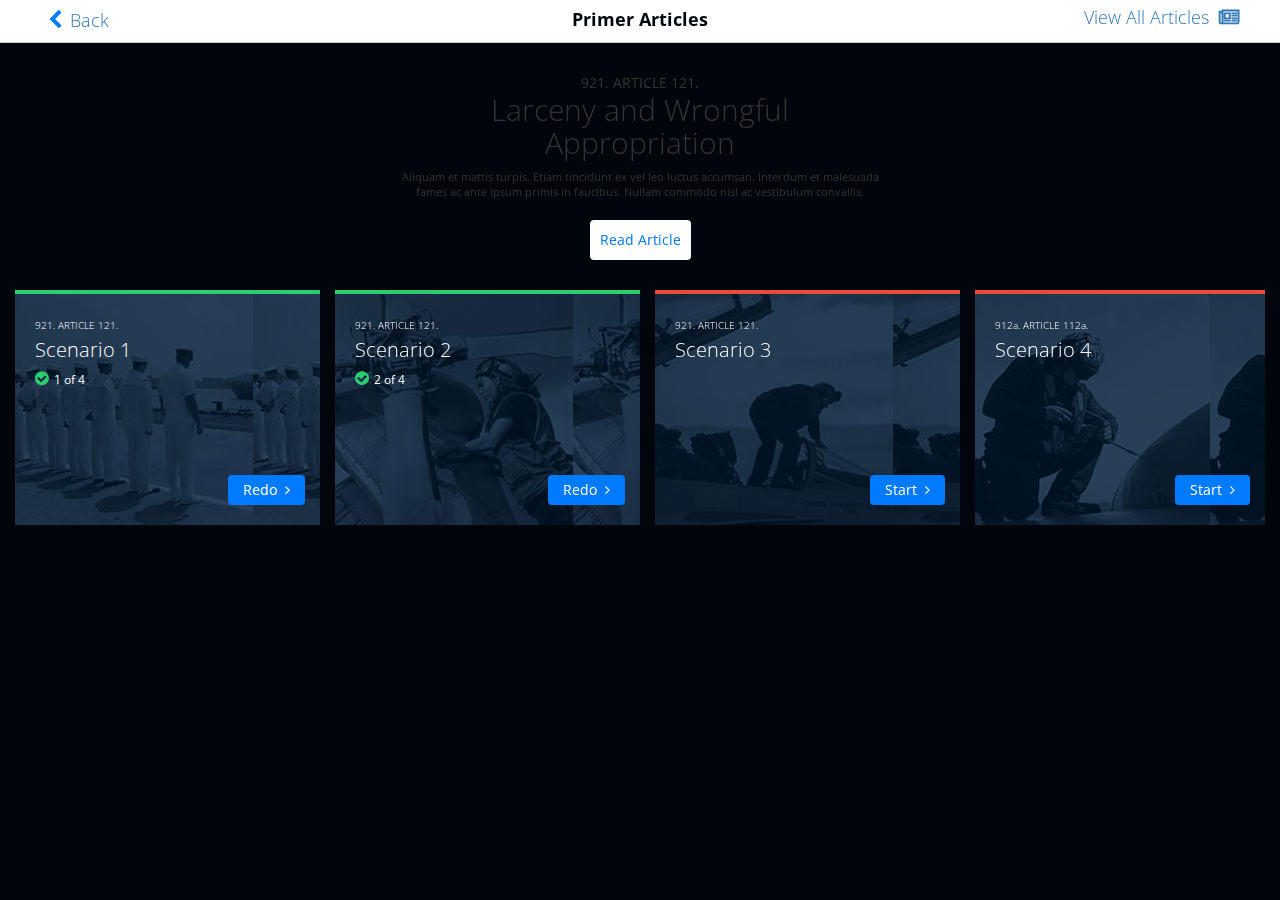
<file: larceny.html>
<!DOCTYPE html>
<html lang="en">
<head>
  <title>UCMJ</title>
  <meta charset="utf-8">
  <!--Meta Tag-->
  <meta name="viewport" content="initial-scale=1.0,user-scalable=no,maximum-scale=1">
  <meta name="apple-mobile-web-app-capable" content="yes">
  <meta name="HandheldFriendly" content="True">
  <meta name="apple-mobile-web-app-status-bar-style" content="black">
  <!--Meta Tag-->

  <script type="text/javascript" src="js/jquery.js"></script>

  <!--Bootstrap-->
  <link rel="stylesheet" href="css/bootstrap.css" />
  <script type="text/javascript" src="js/bootstrap.js"></script>
  <!--Bootstrap-->

  <!--CSS-->
  <link rel="stylesheet" type="text/css" media="all" href="css/main.css" />
  <script type="text/javascript" src="js/webslidemenu.js"></script>
  <!--CSS-->

  <!-- Typography-->
  <link href="css/font-awesome.css" rel="stylesheet"/>
  <link href='https://fonts.googleapis.com/css?family=Open+Sans:400italic,600italic,700,600,400,300,300italic,700italic' rel='stylesheet' type='text/css'/>
  <!-- Typography-->

</head>
<body>
  <div class="wsmenucontainer clearfix">
    <div class="overlapblackbg"></div>

    <div class="container-fluid header">
      <div class="wrapper clearfix">
        <div class="row">
         <div class="col-md-4 view"><p class="exit"><a href="index.html"><i class="fa fa-chevron-left" aria-hidden="true"></i>Back</a></p></div>
         <div class="col-md-4"><h3 class="title">Primer Articles</h3></div> 
         <div class="col-md-4 view"><h3 Class="view"><a href="#">View All Articles<i class="fa fa-newspaper-o" aria-hidden="true"></i></a></h3></div>
       </div>  

     </div>


   </div><!--end of header-->

   <div class="container-fluid larceny-banner">
    <div class="row">
      <div class="banner">
        <span>921. Article 121.</span>
        <h2>Larceny and Wrongful Appropriation</h2>
        <p>Aliquam et mattis turpis. Etiam tincidunt ex vel leo luctus accumsan. Interdum et malesuada fames ac ante ipsum primis in faucibus. Nullam commodo nisl ac vestibulum convallis.</p>
        <a href="#" class="btn btn-primary">Read Article</a>
      </div>
    </div>
  </div>

  <div class="container-fluid">
    <div class="row" id="grid">
      <div class="col-md-3 tile-hover grid">
        <a href="scenario-01.html">
          <div class="larcenyA green">
           <div class="tile-content">
            <span>921. ARTICLE 121. </span>
            <h2>Scenario 1</h2>
            <p><i class="fa fa-check-circle" aria-hidden="true"></i>1 of 4</p>
          </div>
          <div class="status">
            <button type="button" class="btn btn-default redo">Redo<i class="fa fa-angle-right" aria-hidden="true"></i></button>
          </div>
        </div>
      </a>
    </div>
    <div class="col-md-3 tile-hover grid">
      <a href="scenario-01.html">
        <div class="larcenyB green">
          <div class="tile-content">
            <span>921. ARTICLE 121. </span>
            <h2>Scenario 2</h2>
            <p><i class="fa fa-check-circle" aria-hidden="true"></i>2 of 4</p>
          </div>
          <div class="status">
            <button type="button" class="btn btn-default redo">Redo<i class="fa fa-angle-right" aria-hidden="true"></i></button>
          </div>
        </div>
      </a>
    </div>

    <div class="col-md-3 tile-hover grid">
      <a href="scenario-01.html">
        <div class="larcenyC red">
          <div class="tile-content">
            <span>921. ARTICLE 121.</span>
            <h2>Scenario 3</h2>
          </div>
          <div class="status">
            <button type="button" class="btn btn-default redo">Start<i class="fa fa-angle-right" aria-hidden="true"></i></button>
          </div>
        </div>
      </a>
    </div>

    <div class="col-md-3 tile-hover grid">
      <a href="scenario-01.html">
        <div class="larcenyD red">
          <div class="tile-content">
            <span>912a. ARTICLE 112a.</span>
            <h2>Scenario 4</h2>
          </div>
          <div class="status">
            <button type="button" class="btn btn-default redo">Start<i class="fa fa-angle-right" aria-hidden="true"></i></button>
          </div>
        </div>
      </a>
    </div>  
  </div>
</div>



</div>

<!-- NOTE MODAL ONE -->
<div id="primer" class="modal fade" role="dialog">
  <div class="modal-dialog">

    <!-- Modal content-->
    <div class="modal-content">
      <div class="modal-header modal-bkgd">
        <h1>UCMJ Primer Articles</h1>
        <button type="button" class="close" data-dismiss="modal">&times;</button>
      </div>
      <div class="modal-body">
        <div class="modal-article">
          <span>886. ARTICLE 86.</span>
          <h2>Absence Without Leave</h2>
          <p>Any member of the armed forces who, without authority:</p>
          <ol class="primer-articles">
            <li>Fails to go to his appointed place of duty at the time prescribed;</li>
            <li>Goes from that place; or999</li>
            <li>Absents himself or remains absent from his unit, organization, or place of duty at which he is required to be at the time prescribed; shall be punished as a court-martial may direct.</ol>
            </ol>
          </div>

          <div class="modal-article">
            <span>892. ARTICLE 92.</span>
            <h2>Failure to Obey Order or Regulation</h2>
            <p>Any person subject to this chapter who:</p>
            <ol class="primer-articles">
              <li>Violates or fails to obey any lawful general order or regulation;</li>
              <li>Having knowledge of any other lawful order issued by any member of the armed forces, which it is his    duty to obey, fails to obey the order; or</li>
              <li>Is derelict in the performance of his duties; shall be punished as a court-martial may dire</ol>
              </ol>
            </div>
          </div>
        </div>
      </div>
    </div><!-- NOTE END MODAL ONE -->
  </div>
</body>
</html>
</file>
<file: css/main.css>
/*
TRAINEE Bootstrap Sass Theme
Author: Terrell Summers
Version 0.0.1
*/
/* BASE- Base styles, variables, mixins, etc*/
/* BASE */
body {
  background-color: #00060b;
  font-family: "Open Sans", Arial, sans-serif; }

.wrapper {
  max-width: 1200px;
  margin: 0 auto;
  padding: 0px;
  min-width: 320px;
  position: relative; }

.nopadding {
  padding: 0 !important;
  margin: 0 !important; }

/* MODULES- Individual Site Components*/
.btn {
  padding: 6px 24px; }

.btn-default {
  color: #ffffff;
  background-color: #007aff;
  border: none;
  border-radius: 4px; }

.btn-primary {
  background-color: #ffffff;
  color: #007aff;
  border: none;
  padding: 10px; }

.btn-primary:hover {
  background-color: #007aff;
  color: #ffffff; }

.btn-link {
  background-color: #50565b;
  color: #ffffff;
  text-decoration: none; }

.btn-link:hover {
  background-color: #cacccd;
  color: #ffffff;
  text-decoration: none; }

.btn-success {
  color: #ffffff;
  background-color: #007aff;
  border-radius: 0px;
  text-decoration: none;
  border-color: #007aff; }

.btn-success:hover {
  background-color: #007aff;
  color: #ffffff;
  text-decoration: none; }

.redo {
  float: right;
  display: block;
  margin: 15px;
  padding: 5px 15px; }

.grid {
  padding-right: 0; }

.btn-screen-nav {
  position: absolute;
  height: 100%;
  border-radius: 0;
  width: 140px; }

.back {
  left: 0;
  top: 0; }

.continue {
  right: 0;
  top: 0; }

.btn-top {
  margin-top: 8px;
  height: 30px;
  display: inline-block;
  line-height: 30px;
  font-family: 'Open Sans',sans-serif; }
  .btn-top .fa {
    line-height: 30px;
    vertical-align: middle; }

/*Splash*/
.splash {
  background: url(../img/splash.jpg) no-repeat center center fixed;
  background-size: cover; }
  .splash h1 {
    font-size: 40px;
    color: #ffffff;
    font-weight: 600;
    line-height: 120%;
    padding: 20px;
    margin: 0; }
  .splash h3 {
    font-size: 24px;
    color: #ffffff;
    font-weight: lighter;
    padding: 15px; }

#splash-title {
  margin: 150px auto;
  text-align: center;
  width: 500px;
  position: relative;
  top: 50%; }

hr {
  border: solid #ffffff;
  border-width: 1px 0 0;
  clear: both;
  height: 0;
  width: 15%;
  margin: 0 auto; }

#splash-title a {
  text-decoration: none;
  padding: 20px 40px;
  font-size: 18px; }

/*UCMJ Drawer*/
#draw-header {
  background-color: #1b2631;
  padding: 15px;
  color: #ffffff;
  display: block;
  clear: both;
  min-height: 70px;
  position: relative; }
  #draw-header img {
    float: left;
    margin-right: 12px; }
  #draw-header h5 {
    font-size: 16px;
    float: left; }

.drawer h3 {
  color: #007aff;
  padding: 15px;
  margin: 0; }

.drawer i {
  background-color: rgba(202, 204, 205, 0.4);
  color: #00060b;
  padding: 8px 15px;
  display: block; }

.wsmenu > .wsmenu-list > li > span {
  font-size: 10px; }

/*Tiles*/
#grid > .grid:last-child {
  padding-right: 15px; }

.tile, .ucmj, .absence, .failure, .false, .drunken, .wrong, .rape, .larceny, .assault {
  background-repeat: no-repeat;
  background-size: cover;
  background-position: center center;
  min-height: 200px;
  display: block;
  color: #ffffff;
  margin-bottom: 30px; }

.tile-hover a {
  text-decoration: none; }

.tile-content {
  padding: 20px;
  min-height: 166px; }
  .tile-content h2 {
    font-size: 20px;
    font-weight: lighter;
    margin-top: 5px; }
  .tile-content h3 {
    margin-top: 5px;
    font-size: 18px; }
  .tile-content span {
    font-weight: lighter;
    font-size: 10px; }
  .tile-content p {
    font-size: 12px; }

.status {
  display: inline-block;
  margin: 0;
  width: 100%; }
  .status p {
    font-size: 10px;
    text-transform: uppercase;
    padding: 0 20px; }

.ucmj {
  background: url(../img/all-articles.jpg); }

.primer {
  position: relative;
  top: 45px;
  margin: 0 auto; }

.absence {
  background: url(../img/absence-article.jpg); }

.failure {
  background: url(../img/failure-article.jpg); }

.false {
  background: url(../img/false-article.jpg); }

.drunken {
  background: url(../img/drunken-article.jpg); }

.wrong {
  background: url(../img/wrongful-article.jpg); }

.rape {
  background: url(../img/rape-article.jpg); }

.larceny {
  background: url(../img/larceny-article.jpg); }

.assault {
  background: url(../img/assault-article.jpg); }

#articles-progress-filter [data-progress="all"] {
  border-top: 4px solid #bfbfbf; }

.green, .progress-complete > a > div, #articles-progress-filter [data-progress="complete"] {
  border-top: 4px solid #2dcc70; }

.red, .progress-new > a > div, #articles-progress-filter [data-progress="new"] {
  border-top: 4px solid #e74c3c; }

.yellow, .progress-underway > a > div, #articles-progress-filter [data-progress="underway"] {
  border-top: 4px solid #f5be27; }

/*  read article modal */
#primer .close {
  position: absolute;
  right: 20px;
  top: 20px; }

#primer .modal-content {
  border: 0; }

#primer .modal-dialog {
  width: 900px; }
  #primer .modal-dialog .modal-body {
    height: 590px;
    padding: 0;
    background: #eee; }
    #primer .modal-dialog .modal-body > * {
      float: left; }
    #primer .modal-dialog .modal-body .primer-nav {
      width: 300px; }
      #primer .modal-dialog .modal-body .primer-nav li a {
        display: block;
        padding: 16px 20px;
        border-bottom: 1px solid #fff; }
    #primer .modal-dialog .modal-body .primer-articles {
      background: white;
      width: 600px;
      height: 590px;
      overflow: auto; }
      #primer .modal-dialog .modal-body .primer-articles div[id] {
        padding-top: 30px;
        padding-bottom: 20px; }

#primer span {
  margin-top: 30px;
  color: #007aff; }

#primer h3 {
  margin-top: 0;
  margin-bottom: 10px; }

#primer h1 {
  margin: 0;
  line-height: 68px; }

#primer .indent.indent-1 {
  margin-left: 30px; }

#primer .indent.indent-2 {
  margin-left: 60px; }

/* SEARCH */
.search-wrapper {
  position: relative; }
  .search-wrapper #search-box {
    height: 44px;
    padding-left: 8px; }
  .search-wrapper .search-clear {
    position: absolute;
    display: block;
    right: 0;
    top: 0;
    bottom: 0;
    width: 32px;
    /* height: 30px; */
    background: #007aff;
    border-radius: 0 2px 2px 0;
    color: white;
    text-align: center;
    line-height: 44px;
    font-size: 30px; }

/*SCENARIO TILES*/
.scenario-tile, .larcenyA, .larcenyB, .larcenyC, .larcenyD {
  background-repeat: no-repeat;
  background-size: cover;
  background-position: center center;
  min-height: 232px;
  display: block;
  color: #ffffff;
  margin-bottom: 30px; }

.larcenyA {
  background: url(../img/larceny-thumb1.jpg); }

.larcenyB {
  background: url(../img/larceny-thumb2.jpg); }

.larcenyC {
  background: url(../img/larceny-thumb3.jpg); }

.larcenyD {
  background: url(../img/larceny-thumb4.jpg); }

/*SCENARIOS*/
.scenario {
  padding: 0; }

img#scenario-screen-image {
  width: 1024px;
  height: 661px; }

.bar {
  position: fixed;
  bottom: 0;
  padding: 0;
  background: #ffffff;
  height: 65px; }

.box {
  background-color: #00060b;
  min-height: 130px;
  opacity: 0.9;
  width: 100%;
  position: absolute;
  bottom: 0px; }
  .box h4 {
    color: #ffffff;
    padding: 25px; }

.article p {
  font-size: 12px;
  color: #00060b;
  text-align: center;
  padding: 10px 0;
  margin: 0; }

.progress {
  height: 5px;
  width: 660px;
  margin: 0 auto;
  float: none; }

.progress-bar {
  float: none;
  -webkit-transition: .3s ease-out width;
  transition: .3s ease-out width; }

#articles-library {
  padding-top: 144px; }

#article, #scenario {
  padding-top: 40px; }

/*BACKGROUNDS*/
.banner {
  text-align: center;
  display: block;
  max-width: 485px;
  margin: 30px auto; }
  .banner h2 {
    font-weight: lighter;
    margin-top: 0; }
  .banner p {
    font-size: 11px;
    margin-bottom: 20px; }
  .banner span {
    text-transform: uppercase;
    margin: 0; }

.background, #article-banner {
  height: 240px;
  width: 100%;
  text-align: center;
  color: #ffffff;
  font-weight: lighter; }

#article-banner {
  background-repeat: no-repeat;
  margin-bottom: 20px; }

#testModal, #responseModal {
  text-align: center; }
  #testModal .modal-header .close, #responseModal .modal-header .close {
    position: absolute;
    right: 10px;
    top: -40px; }
  #testModal .modal-dialog, #responseModal .modal-dialog {
    margin-top: 60px;
    width: 350px; }
  #testModal .modal-content, #responseModal .modal-content {
    border-radius: 6px; }
  #testModal .modal-subtitle, #responseModal .modal-subtitle {
    display: inline-block;
    text-align: center;
    padding: 8px 12px;
    border-radius: 100%;
    background-color: green;
    color: white;
    font-size: 12px;
    border-radius: 30px;
    text-transform: uppercase; }
    #testModal .modal-subtitle.incorrect, #responseModal .modal-subtitle.incorrect {
      background-color: red; }
  #testModal .btn, #responseModal .btn {
    border-radius: 0;
    padding: 16px;
    white-space: normal; }
  #testModal .btn-primary, #responseModal .btn-primary {
    color: white;
    background-color: #007aff; }
  #testModal .btn-secondary, #responseModal .btn-secondary {
    color: #717171;
    background-color: #dcdcdc; }
  #testModal .btn-test-tryagain, #responseModal .btn-test-tryagain {
    display: block; }
  #testModal .btn-test-toarticle, #responseModal .btn-test-toarticle {
    display: none; }
  #testModal.modal-correct .btn-test-tryagain, #responseModal.modal-correct .btn-test-tryagain {
    display: none; }
  #testModal.modal-correct .btn-test-toarticle, #responseModal.modal-correct .btn-test-toarticle {
    display: block; }

/*
WEBSLIDE 2016
 */
ul, ol {
  margin-top: 0px;
  margin-right: 0px;
  margin-left: 0px;
  margin-bottom: 0px;
  box-sizing: border-box;
  padding: 0px;
  list-style: none; }

li {
  margin: 0px;
  padding: 0px; }

textarea {
  min-height: 60px;
  font-family: Arial, Helvetica, sans-serif;
  font-size: 12px;
  padding: 5px 0px 5px 0px; }

input[type="text"], input[type="password"], input[type="email"], textarea, select {
  padding: 2px 2px;
  outline: none;
  display: block;
  background: #fff;
  text-indent: 4px;
  color: #2c2c2c;
  border: solid 1px #b9b9b9;
  border-radius: 2px; }

input[type="text"]:focus, input[type="password"]:focus, input[type="email"]:focus, textarea:focus {
  box-shadow: 0 0 3px rgba(0, 0, 0, 0.2); }

.button, input[type="submit"], input[type="reset"], input[type="button"] {
  cursor: pointer;
  padding: 0; }

button::-moz-focus-inner, input::-moz-focus-inner {
  border: 0;
  padding: 0; }

img, object, embed, video {
  border: 0 none;
  max-width: 100%; }

a:focus {
  outline: none !important; }

.wsmenu-list > li:hover > a {
  text-decoration: none; }

.hometext {
  display: inline-block !important; }

.megacollink {
  width: 96% !important;
  margin: 0% 2% !important; }

.megacolimage {
  width: 90% !important;
  margin: 0% 5% !important; }

.typographylinks {
  width: 98% !important;
  margin: 0% 1% !important; }

.typographydiv {
  width: 86% !important;
  margin: 0% 7% !important; }

.mainmapdiv {
  width: 90% !important;
  margin: 0% 5% !important; }

.wsmenu-submenu .fa {
  margin-right: 7px; }

.overlapblackbg {
  left: 0;
  z-index: 100;
  width: 100%;
  height: 100%;
  position: fixed;
  top: 0;
  display: none;
  background-color: rgba(0, 0, 0, 0.45);
  cursor: pointer; }

.overlapblackbg.menuopen {
  display: block; }

/* Default Theme */
.wsmenu-submenu > li:hover > a {
  color: #007aff; }

.wsmenu > .wsmenu-list > li > a.active {
  color: #007aff; }

.wsmenu > .wsmenu-list > li > a:hover {
  color: #007aff; }

.wsmenu-list li:hover .wsmenu-submenu {
  display: none; }

.wsmenu-list li:hover .wsmenu-submenu .wsmenu-submenu-sub {
  display: none; }

.wsmenu-list .wsmenu-submenu .wsmenu-submenu-sub li:hover .wsmenu-submenu-sub-sub {
  display: none;
  list-style: none;
  padding: 2px;
  border: solid 1px #eeeeee;
  background-color: #fff; }

.wsmenu-list li:first-child a {
  border-radius: 0px 0px 0px 0px; }

.wsmenu-list li:last-child a {
  border-radius: 0px 0px 0px 0px;
  border-right: 0px solid; }

.innerpnd {
  padding: 0px !important; }

.typography-text {
  padding: 10px 0px; }

/*Form for desktop */
.halfdiv {
  width: 35%;
  right: 0px !important;
  left: auto; }

.menu_form {
  width: 100%;
  display: block; }

.menu_form input[type="text"] {
  width: 100%;
  border: 1px solid #e2e2e2;
  border-radius: 4px;
  color: #000;
  font-size: 13px;
  padding: 8px 5px;
  margin-bottom: 8px; }

.menu_form textarea {
  width: 100%;
  border: 1px solid #e2e2e2;
  border-radius: 5px;
  color: #000;
  font-size: 13px;
  padding: 8px 5px;
  margin-bottom: 8px;
  min-height: 122px; }

.menu_form input[type="submit"] {
  width: 25%;
  display: block;
  height: 28px;
  float: right;
  border: solid 1px #ccc;
  margin-right: 15px;
  border-radius: 2px; }

.menu_form input[type="button"] {
  width: 25%;
  display: block;
  height: 28px;
  float: right;
  border: solid 1px #ccc;
  border-radius: 2px; }

.wsoffcanvasopener .wsmenu {
  overflow-y: auto;
  left: 0px;
  -webkit-transition: all 0.4s ease-in-out;
  transition: all 0.4s ease-in-out; }

.wsmenucontainer.wsoffcanvasopener {
  display: block;
  margin-left: 240px; }

.wsmobileheader {
  display: block !important;
  position: relative;
  top: 0;
  right: 0;
  left: 0;
  -webkit-transition: all 0.4s ease-in-out;
  transition: all 0.4s ease-in-out; }

.wsmenu-list > li:hover > a {
  text-decoration: none; }

.hometext {
  display: inline-block !important; }

.megacollink {
  width: 96% !important;
  margin: 0% 2% !important; }

.megacolimage {
  width: 90% !important;
  margin: 0% 5% !important; }

.typographylinks {
  width: 98% !important;
  margin: 0% 1% !important; }

.typographydiv {
  width: 86% !important;
  margin: 0% 7% !important; }

.mainmapdiv {
  width: 90% !important;
  margin: 0% 5% !important; }

.overlapblackbg {
  left: 0;
  z-index: 1;
  width: 100%;
  height: 100%;
  position: fixed;
  top: 0;
  display: none;
  background-color: rgba(0, 0, 0, 0.45);
  cursor: pointer; }

.wsoffcanvasopener .overlapblackbg {
  display: block !important; }

/* Default Theme */
.wsmenu-submenu > li:hover > a {
  color: #007aff; }

.wsmenu > .wsmenu-list > li > a.active {
  color: #007aff; }

.wsmenu > .wsmenu-list > li > a:hover {
  color: #007aff; }

.wsmenu-list li:hover .wsmenu-submenu {
  display: none; }

.wsmenu-list li:hover .wsmenu-submenu .wsmenu-submenu-sub {
  display: none; }

.wsmenu-list .wsmenu-submenu .wsmenu-submenu-sub li:hover .wsmenu-submenu-sub-sub {
  display: none;
  list-style: none;
  padding: 2px;
  border: solid 1px #eeeeee;
  background-color: #fff; }

.wsmenu-list li:first-child a {
  border-radius: 0px 0px 0px 0px; }

.wsmenu-list li:last-child a {
  border-radius: 0px 0px 0px 0px;
  border-right: 0px solid; }

.innerpnd {
  padding: 0px !important; }

.typography-text {
  padding: 10px 0px; }

.wsmenucontainer {
  overflow: hidden;
  -webkit-backface-visibility: hidden;
  -moz-backface-visibility: hidden;
  -ms-backface-visibility: hidden;
  min-height: 800px;
  -webkit-transition: all 0.4s ease-in-out;
  transition: all 0.4s ease-in-out; }

/* Mobile click to drop arrow */
.wsmenu-click {
  height: 43px;
  position: absolute;
  top: 0;
  right: 0;
  display: block;
  cursor: pointer;
  width: 100%; }

.wsmenu-click i {
  display: block;
  height: 23px;
  width: 25px;
  margin-top: 11px;
  margin-right: 8px;
  background-size: 25px;
  font-size: 21px;
  color: rgba(0, 0, 0, 0.25);
  float: right;
  text-align: center; }

.wsmenu-click02 {
  height: 43px;
  position: absolute;
  top: 0;
  right: 0;
  display: block;
  cursor: pointer;
  width: 100%; }

.wsmenu-click02 i {
  display: block;
  height: 23px;
  width: 25px;
  margin-top: 11px;
  margin-right: 8px;
  background-size: 25px;
  font-size: 21px;
  color: rgba(0, 0, 0, 0.25);
  float: right;
  text-align: center; }

.ws-activearrow > i {
  -webkit-transform: rotate(180deg);
          transform: rotate(180deg); }

.wsmenu-rotate {
  -webkit-transform: rotate(180deg);
  transform: rotate(180deg); }

/*2nd UL Style*/
.wsmenu-submenu-sub {
  width: 100% !important;
  position: static !important;
  left: 100% !important;
  top: 0 !important;
  display: none;
  margin: 0px !important;
  padding: 0px !important;
  border: solid 0px !important;
  -webkit-transform: none !important;
          transform: none !important;
  opacity: 1 !important;
  visibility: visible !important; }

.wsmenu-submenu-sub li {
  margin: 0px 0px 0px 0px !important;
  padding: 0px;
  position: relative; }

.wsmenu-submenu-sub a {
  display: block;
  padding: 10px 25px 10px 25px;
  border-bottom: solid 1px #ccc;
  font-weight: normal; }

.wsmenu-submenu-sub li a.active {
  color: #000 !important; }

.wsmenu-submenu-sub li:hover > a {
  background-color: #333333 !important;
  color: #fff; }

.wsmenu-list > li > a .fa {
  margin-right: 6px; }

.wsmenu-submenu-sub-sub {
  width: 100% !important;
  position: static !important;
  left: 100% !important;
  top: 0 !important;
  display: none;
  margin: 0px !important;
  padding: 0px !important;
  border: solid 0px !important;
  -webkit-transform: none !important;
          transform: none !important;
  opacity: 1 !important;
  visibility: visible !important; }

.wsmenu-submenu-sub-sub li {
  margin: 0px 0px 0px 0px !important; }

.wsmenu-submenu-sub-sub a {
  display: block;
  color: #000;
  padding: 10px 25px;
  background: #000 !important;
  border-bottom: solid 1px #ccc;
  font-weight: normal; }

.wsmenu-submenu-sub-sub li a.active {
  color: #000 !important; }

.wsmenu-submenu-sub-sub li:hover > a {
  background-color: #606060 !important;
  color: #fff; }

.wsmenu {
  position: relative; }

.wsmenu .wsmenu-list {
  height: 100%;
  display: block !important; }

.wsmenu .wsmenu-list > li {
  width: 240px;
  display: block;
  float: none;
  border-right: none;
  background-color: transparent;
  position: relative;
  white-space: inherit;
  padding: 15px;
  border-bottom: 1px solid #cacccd; }

.wsmenu > .wsmenu-list > li > a {
  font-size: 14px;
  text-align: left;
  border-right: solid 0px;
  background-color: transparent;
  color: #007aff;
  line-height: 20px;
  border-bottom-color: rgba(0, 0, 0, 0.13);
  position: static;
  display: block; }

.wsmenu > .wsmenu-list > li > a > .fa {
  font-size: 16px;
  color: #bfbfbf; }

.wsmenu .wsmenu-list li a .arrow:after {
  display: none !important; }

.wsmenu .wsmenu-list li ul li a .fa.fa-caret-right {
  font-size: 12px !important;
  color: #8E8E8E; }

.mobile-sub .wsmenu-submenu {
  -webkit-transform: none !important;
          transform: none !important;
  opacity: 1 !important;
  display: none;
  position: relative !important;
  top: 0px;
  background-color: #fff;
  border: solid 1px #ccc;
  padding: 0px;
  visibility: visible !important; }

.mobile-sub .wsmenu-submenu li {
  position: relative; }

.mobile-sub .wsmenu-submenu li a {
  line-height: 20px;
  height: 36px;
  background-color: #e7e7e7 !important;
  font-size: 13px !important;
  padding: 8px 0px 8px 18px;
  color: #8E8E8E;
  display: block; }

.mobile-sub .wsmenu-submenu li a:hover {
  background-color: #e7e7e7  !important;
  color: #666666;
  text-decoration: underline; }

.mobile-sub .wsmenu-submenu li:hover > a {
  background-color: #e7e7e7 !important;
  color: #666666; }

.mobile-sub .wsmenu-submenu li .wsmenu-submenu-sub li a {
  line-height: 20px;
  height: 36px;
  background-color: #e7e7e7 !important;
  border-bottom: none;
  padding-left: 28px; }

.mobile-sub .wsmenu-submenu li .wsmenu-submenu-sub li .wsmenu-submenu-sub-sub li a {
  line-height: 20px;
  height: 36px;
  background-color: #e7e7e7 !important;
  border-bottom: none !important;
  padding-left: 38px;
  color: #8e8e8e; }

.wsmenu-list .megamenu {
  background-color: #e7e7e7;
  color: #666666;
  display: none;
  position: relative !important;
  top: 0px;
  padding: 0px;
  border: solid 0px;
  -webkit-transform: none !important;
          transform: none !important;
  opacity: 1 !important;
  visibility: visible !important; }

.wsmenu-list li:hover .megamenu {
  display: none;
  position: relative !important;
  top: 0px; }

.megamenu .title {
  color: #666666;
  font-size: 15px !important;
  padding: 10px 8px 10px 0px; }

.halfdiv .title {
  padding-left: 15px; }

.megamenu > ul {
  width: 100% !important;
  margin: 0px;
  padding: 0px;
  font-size: 13px !important; }

.megamenu > ul > li > a {
  padding: 9px 14px !important;
  line-height: normal !important;
  font-size: 13px !important;
  background-color: #e7e7e7 !important;
  color: #666666; }

.megamenu > ul > li > a:hover {
  background-color: #000000 !important; }

.ad-style {
  width: 100% !important; }

.megamenu ul li.title {
  line-height: 26px;
  color: #666666;
  margin: 0px;
  font-size: 15px;
  padding: 7px 13px !important;
  border-bottom: 1px solid #ccc;
  background-color: transparent !important; }

.halfdiv {
  width: 100%;
  display: block; }

.halfmenu {
  width: 100%;
  display: block; }

.menu_form {
  padding: 10px 10px 63px 10px;
  background-color: #e7e7e7; }

.menu_form input[type="button"] {
  width: 46%; }

.menu_form input[type="submit"] {
  width: 46%; }

.menu_form textarea {
  min-height: 100px; }

.wsmenu {
  width: 240px;
  left: -240px;
  height: 100%;
  position: fixed;
  top: 0;
  margin: 0;
  background-color: #fff;
  border-radius: 0px;
  z-index: 100;
  -webkit-transition: all 0.4s ease-in-out;
  transition: all 0.4s ease-in-out;
  border: none !important;
  background-color: #fff !important; }

/* Navigation arrow Animation */
.animated-arrow {
  position: absolute;
  left: 0;
  top: 0;
  z-index: 102;
  -webkit-transition: all 0.4s ease-in-out;
  transition: all 0.4s ease-in-out; }

.callusicon {
  color: #c9c9c9;
  font-size: 25px;
  position: absolute;
  right: 18px;
  top: 29px;
  z-index: 102;
  -webkit-transition: all 0.4s ease-in-out 0s;
  transition: all 0.4s ease-in-out 0s;
  font-size: 19px;
  -webkit-transition: all 0.4s ease-in-out;
  transition: all 0.4s ease-in-out; }

.callusicon:focus, callusicon:hover {
  color: #fff !important; }

.smallogo {
  width: 100%;
  display: block;
  text-align: center;
  padding-top: 9px;
  position: fixed;
  z-index: 101;
  width: 100%;
  height: 52px;
  background: #262626;
  background: -webkit-gradient(linear, left top, left bottom, color-stop(0%, #262626), color-stop(50%, #1c1c1c), color-stop(100%, #262626));
  background: -webkit-linear-gradient(top, #262626 0, #1c1c1c 50%, #262626 100%);
  background: linear-gradient(to bottom, #262626 0, #1c1c1c 50%, #262626 100%);
  filter: progid:DXImageTransform.Microsoft.gradient(startColorstr='#262626', endColorstr='#262626', GradientType=0);
  box-shadow: 0 1px 4px rgba(0, 0, 0, 0.5);
  -webkit-box-shadow: 0 1px 4px rgba(0, 0, 0, 0.5); }

.animated-arrow {
  cursor: pointer;
  padding: 13px 35px 16px 0px;
  margin: 7px 0 0 18px; }

.animated-arrow span, .animated-arrow span:before, .animated-arrow span:after {
  cursor: pointer;
  height: 2px;
  width: 35px;
  background: #007aff;
  position: absolute;
  display: block;
  content: ''; }

.animated-arrow span:before {
  top: -9px;
  color: #ffffff !important; }

.animated-arrow span:after {
  bottom: -9px;
  color: #ffffff !important; }

.animated-arrow span, .animated-arrow span:before, .animated-arrow span:after {
  -webkit-transition: all 500ms ease-in-out;
  transition: all 500ms ease-in-out; }

.wsoffcanvasopener .animated-arrow span {
  background-color: transparent; }

.wsoffcanvasopener .animated-arrow span:before, .animated-arrow.active span:after {
  top: 9px; }

.wsoffcanvasopener .animated-arrow span:before {
  transform: rotate(45deg);
  -moz-transform: rotate(45deg);
  -ms-transform: rotate(45deg);
  -o-transform: rotate(45deg);
  -webkit-transform: rotate(45deg);
  bottom: 0px; }

.wsoffcanvasopener .animated-arrow span:after {
  transform: rotate(-45deg);
  -moz-transform: rotate(-45deg);
  -ms-transform: rotate(-45deg);
  -o-transform: rotate(-45deg);
  -webkit-transform: rotate(-45deg); }

/*Animation None */
.wsmenu-list li > .wsmenu-submenu {
  transform: none !important;
  -webkit-transform: none !important;
  transform: none !important;
  -o-transform: none !important;
  -moz-transform: none !important;
  -webkit-transform: none !important;
  visibility: visible !important; }

.wsmenu-list li:hover > .wsmenu-submenu {
  transform: none !important;
  -webkit-transform: none !important;
  transform: none !important;
  -o-transform: none !important;
  -moz-transform: none !important;
  -webkit-transform: none !important;
  visibility: visible !important; }

.wsmenu-submenu li > .wsmenu-submenu-sub {
  transform: none !important;
  -webkit-transform: none !important;
  transform: none !important;
  -o-transform: none !important;
  -moz-transform: none !important;
  -webkit-transform: none !important;
  visibility: visible !important; }

.wsmenu-submenu li:hover > .wsmenu-submenu-sub {
  transform: none !important;
  -webkit-transform: none !important;
  transform: none !important;
  -o-transform: none !important;
  -moz-transform: none !important;
  -webkit-transform: none !important;
  visibility: visible !important;
  opacity: 1  !important; }

.wsmenu-submenu-sub li > .wsmenu-submenu-sub-sub {
  transform: none !important;
  -webkit-transform: none !important;
  transform: none !important;
  -o-transform: none !important;
  -moz-transform: none !important;
  -webkit-transform: none !important;
  visibility: visible !important;
  opacity: 1  !important; }

.wsmenu-submenu-sub li:hover > .wsmenu-submenu-sub-sub {
  transform: none !important;
  -webkit-transform: none !important;
  transform: none !important;
  -o-transform: none !important;
  -moz-transform: none !important;
  -webkit-transform: none !important;
  visibility: visible !important;
  opacity: 1  !important; }

.wsmenu-list li > .megamenu {
  transform: none !important;
  -webkit-transform: none !important;
  transform: none !important;
  -o-transform: none !important;
  -moz-transform: none !important;
  -webkit-transform: none !important;
  visibility: visible !important;
  opacity: 1  !important; }

.wsmenu-list li:hover > .megamenu {
  transform: none !important;
  -webkit-transform: none !important;
  transform: none !important;
  -o-transform: none !important;
  -moz-transform: none !important;
  -webkit-transform: none !important;
  visibility: visible !important;
  opacity: 1  !important; }

/* Modal Windows */
.modal-body {
  padding: 15px 30px; }

.modal-bkgd {
  background: #00060b url("../img/modal-header.jpg") no-repeat center center;
  background-size: cover; }
  .modal-bkgd h1 {
    color: #ffffff;
    text-align: center;
    font-size: 32px;
    margin: 15px 0 0 0; }

.modal-dialog {
  width: 585px; }

.close {
  float: right;
  font-size: 35px;
  font-weight: lighter;
  line-height: 1;
  color: #ffffff;
  filter: alpha(opacity=20);
  position: relative;
  top: -55px;
  opacity: 1;
  text-shadow: none; }

.close:hover, .close:focus {
  color: #ffffff;
  text-decoration: none;
  cursor: pointer; }

.modal-article {
  border-bottom: 1px solid #cacccd;
  padding: 20px 0; }
  .modal-article span {
    color: #007aff;
    font-size: 13px; }
  .modal-article h2 {
    font-size: 32px;
    color: #00060b;
    margin: 0 0 15px 0;
    font-weight: lighter; }

.primer-articles {
  padding: 0 30px; }

.primer-articles li {
  list-style-type: decimal; }

/* QUESTIONS */
.questions {
  width: 280px;
  margin-top: 150px; }

.qa-wrap h4 {
  font-weight: bold;
  color: #50565b; }

.qa-wrap p {
  color: #50565b;
  margin: 5px 0 0 0; }

.qa-body {
  padding: 0; }

.btn-qa {
  padding: 18px 24px;
  width: 100%;
  display: block;
  text-align: center; }

.qa-btn {
  background-color: #ffffff;
  color: #007aff;
  text-decoration: none;
  border-bottom: 1px solid #cacfd4; }

.qa-btn:hover, .qa-btn:focus {
  background-color: #007aff;
  color: #ffffff;
  text-decoration: none; }

.incorrect h4 {
  color: #e74c3c; }

.correct h4 {
  color: #2dcc70; }

.answer h4 {
  font-weight: bold; }

/* LAYOUTS- Page Layout Styles*/
/* Navigation */
nav {
  position: fixed;
  top: 0;
  width: 100%;
  z-index: 100; }

.nav-header {
  position: fixed;
  top: 40px;
  width: 100%;
  z-index: 100; }

.nav-pills {
  width: auto;
  float: left;
  position: absolute; }
  .nav-pills li {
    border-right: 1px solid #d8d8d8; }

.nav-pills > li:last-child {
  border-right: none; }

.nav-pills > li + li {
  margin-left: 0px; }

.nav-pills > li > a {
  border-radius: 0px;
  padding: 10px 28px;
  background-color: #f1f1f1; }

.nav-pills > li.active > a, .nav-pills > li.active > a:hover, .nav-pills > li.active > a:focus {
  border-radius: 0px; }

.nav > li > a:hover, .nav > li > a:focus {
  border-radius: 0px; }

.header {
  width: 100%;
  display: block;
  max-height: 43px;
  padding-top: 0px;
  background-color: #ffffff;
  background-size: cover;
  border-bottom: 1px solid #cacccd; }

.nav-header {
  background-color: #ffffff;
  min-height: 90px;
  display: block;
  padding: 23px 15px;
  margin-bottom: 30px; }

.title {
  color: #00060b;
  font-weight: bold;
  font-size: 18px;
  text-align: center;
  margin: 0px;
  padding: 10px 0; }

.view, .exit {
  color: #007aff;
  font-weight: lighter;
  font-size: 18px;
  text-align: right;
  display: block;
  margin: 4px 0; }

.view a, .exit a {
  text-decoration: none; }

.exit {
  text-align: left;
  text-decoration: none; }

.subnav p {
  font-size: 18px;
  color: #007aff; }
</file>
